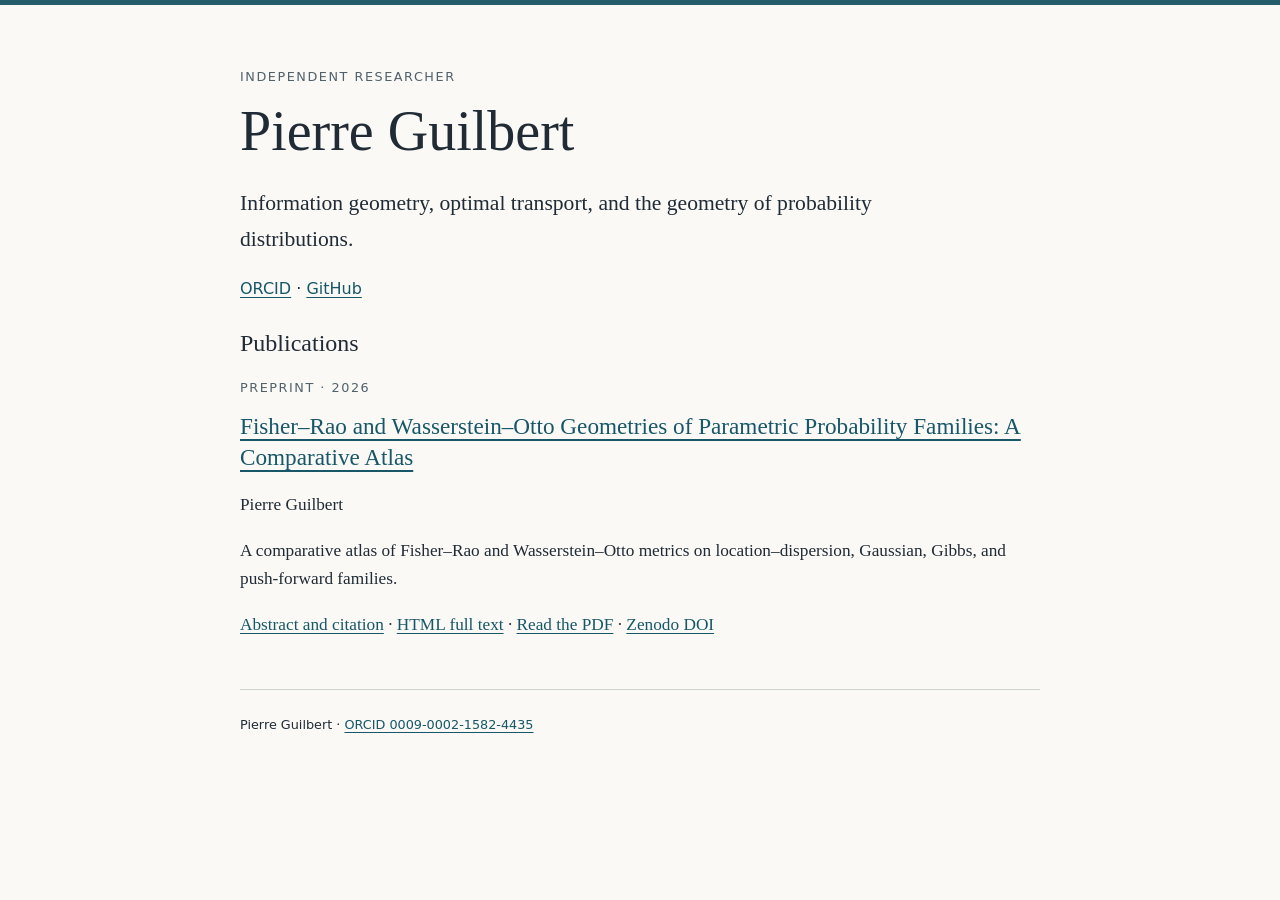
<file: docs/index.html>
<!doctype html>
<html lang="en">
<head>
  <meta charset="utf-8">
  <meta name="viewport" content="width=device-width, initial-scale=1">
  <title>Pierre Guilbert — Research</title>
  <meta name="description" content="Research by Pierre Guilbert, independent researcher in information geometry and optimal transport.">
  <link rel="canonical" href="https://pierreguilbertf.github.io/fisher-rao-wasserstein-atlas/">
  <link rel="stylesheet" href="style.css">
</head>
<body>
<a class="skip" href="#main">Skip to content</a>
<main id="main">
<p class="eyebrow">Independent researcher</p>
<h1>Pierre Guilbert</h1>
<p class="intro">Information geometry, optimal transport, and the geometry of probability distributions.</p>
<nav aria-label="Research links"><a href="https://orcid.org/0009-0002-1582-4435">ORCID</a> · <a href="https://github.com/PierreGuilbertF">GitHub</a></nav>
<h2>Publications</h2>
<article>
<p class="eyebrow">Preprint · 2026</p>
<h3><a href="papers/atlas/">Fisher–Rao and Wasserstein–Otto Geometries of Parametric Probability Families: A Comparative Atlas</a></h3>
<p>Pierre Guilbert</p>
<p>A comparative atlas of Fisher–Rao and Wasserstein–Otto metrics on location–dispersion, Gaussian, Gibbs, and push-forward families.</p>
<p><a href="papers/atlas/">Abstract and citation</a> · <a href="papers/atlas/full-text.html">HTML full text</a> · <a href="papers/atlas/paper.pdf">Read the PDF</a> · <a href="https://doi.org/10.5281/zenodo.22921933">Zenodo DOI</a></p>
</article>
</main>
<footer>Pierre Guilbert · <a href="https://orcid.org/0009-0002-1582-4435">ORCID 0009-0002-1582-4435</a></footer>
</body>
</html>
</file>
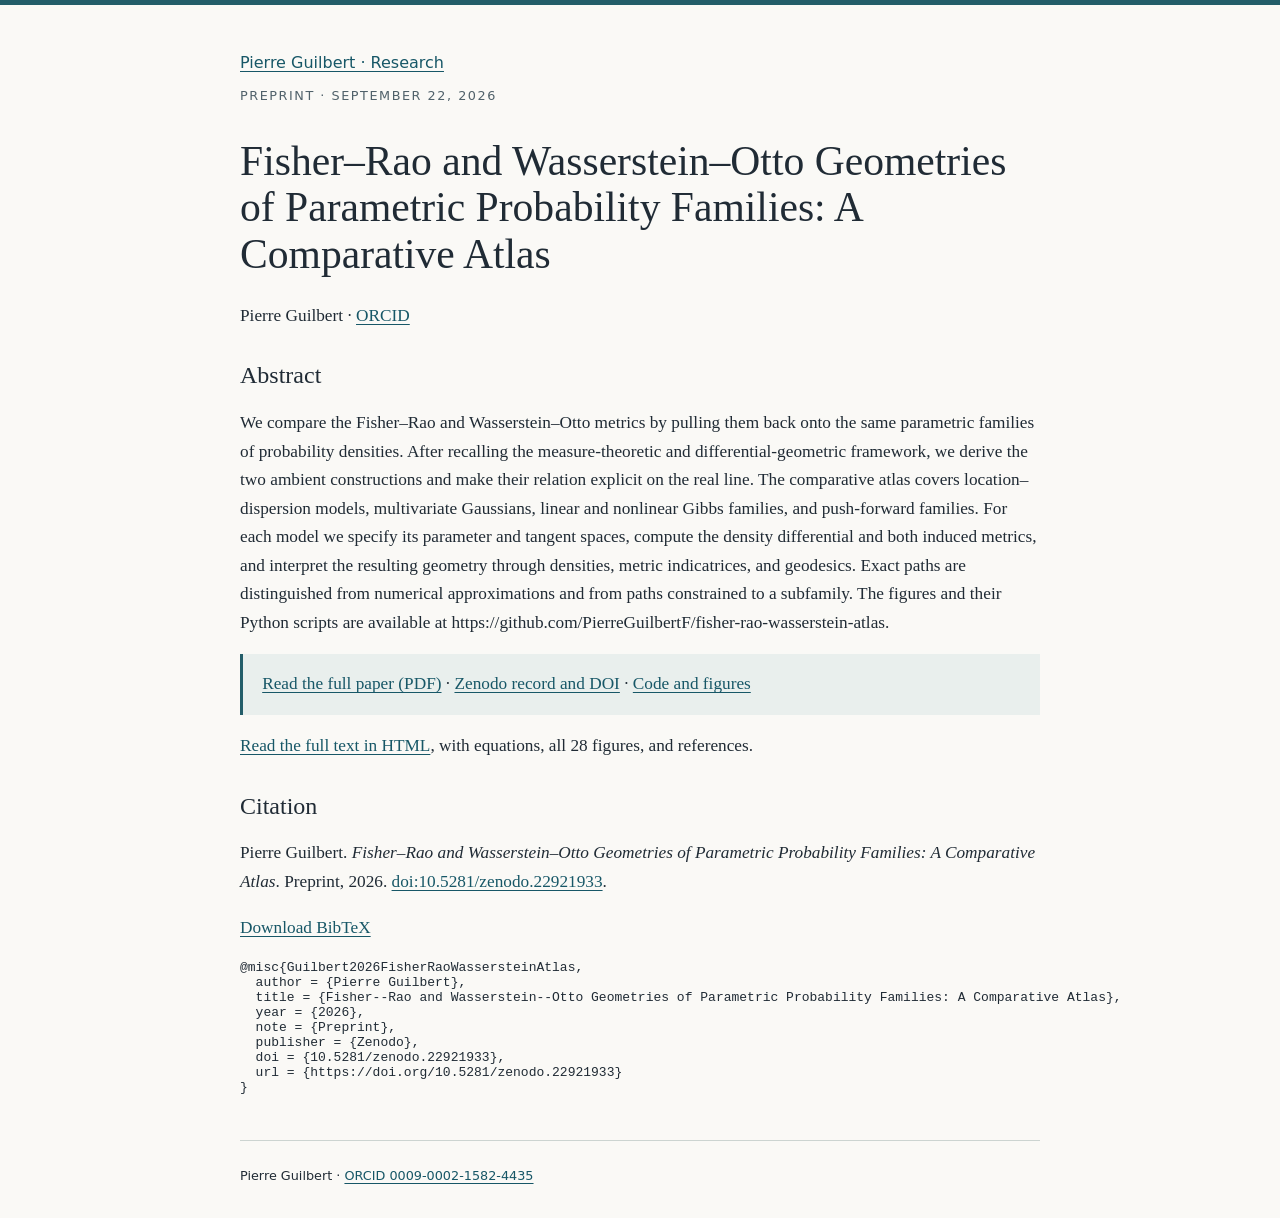
<file: docs/papers/atlas/index.html>
<!doctype html>
<html lang="en">
<head>
  <meta charset="utf-8">
  <meta name="viewport" content="width=device-width, initial-scale=1">
  <title>Fisher–Rao and Wasserstein–Otto Geometries of Parametric Probability Families: A Comparative Atlas</title>
  <meta name="description" content="We compare the Fisher–Rao and Wasserstein–Otto metrics by pulling them back onto the same parametric families of probability densities. After recalling the measure-theoretic and differential-geometric framework, we derive the two ambient constructions and make their relation explicit on the real line. The comparative atlas covers location–dispersion models, multivariate Gaussians, linear and nonlinear Gibbs families, and push-forward families. For each model we specify its parameter and tangent spaces, compute the density differential and both induced metrics, and interpret the resulting geometry through densities, metric indicatrices, and geodesics. Exact paths are distinguished from numerical approximations and from paths constrained to a subfamily. The figures and their Python scripts are available at https://github.com/PierreGuilbertF/fisher-rao-wasserstein-atlas.">
  <link rel="canonical" href="https://pierreguilbertf.github.io/fisher-rao-wasserstein-atlas/papers/atlas/">
  <link rel="stylesheet" href="../../style.css">
  <meta name="citation_title" content="Fisher–Rao and Wasserstein–Otto Geometries of Parametric Probability Families: A Comparative Atlas">
  <meta name="citation_author" content="Pierre Guilbert">
  <meta name="citation_publication_date" content="2026/09/22">
  <meta name="citation_pdf_url" content="https://pierreguilbertf.github.io/fisher-rao-wasserstein-atlas/papers/atlas/paper.pdf">
  <meta name="citation_doi" content="10.5281/zenodo.22921933">
</head>
<body>
<a class="skip" href="#main">Skip to content</a>
<main id="main">
<nav aria-label="Breadcrumb"><a href="../../">Pierre Guilbert · Research</a></nav>
<p class="eyebrow">Preprint · September 22, 2026</p>
<h1 class="paper-title">Fisher–Rao and Wasserstein–Otto Geometries of Parametric Probability Families: A Comparative Atlas</h1>
<p>Pierre Guilbert · <a href="https://orcid.org/0009-0002-1582-4435">ORCID</a></p>
<h2>Abstract</h2>
<p>We compare the Fisher–Rao and Wasserstein–Otto metrics by pulling them back onto the same parametric families of probability densities. After recalling the measure-theoretic and differential-geometric framework, we derive the two ambient constructions and make their relation explicit on the real line. The comparative atlas covers location–dispersion models, multivariate Gaussians, linear and nonlinear Gibbs families, and push-forward families. For each model we specify its parameter and tangent spaces, compute the density differential and both induced metrics, and interpret the resulting geometry through densities, metric indicatrices, and geodesics. Exact paths are distinguished from numerical approximations and from paths constrained to a subfamily. The figures and their Python scripts are available at https://github.com/PierreGuilbertF/fisher-rao-wasserstein-atlas.</p>
<p class="downloads"><a href="paper.pdf">Read the full paper (PDF)</a> · <a href="https://doi.org/10.5281/zenodo.22921933">Zenodo record and DOI</a> · <a href="https://github.com/PierreGuilbertF/fisher-rao-wasserstein-atlas">Code and figures</a></p>
<p><a href="full-text.html">Read the full text in HTML</a>, with equations, all 28 figures, and references.</p>
<h2>Citation</h2>
<p>Pierre Guilbert. <cite>Fisher–Rao and Wasserstein–Otto Geometries of Parametric Probability Families: A Comparative Atlas</cite>. Preprint, 2026. <a href="https://doi.org/10.5281/zenodo.22921933">doi:10.5281/zenodo.22921933</a>.</p>
<p><a href="citation.bib" download>Download BibTeX</a></p>
<pre><code>@misc{Guilbert2026FisherRaoWassersteinAtlas,
  author = {Pierre Guilbert},
  title = {Fisher--Rao and Wasserstein--Otto Geometries of Parametric Probability Families: A Comparative Atlas},
  year = {2026},
  note = {Preprint},
  publisher = {Zenodo},
  doi = {10.5281/zenodo.22921933},
  url = {https://doi.org/10.5281/zenodo.22921933}
}
</code></pre>
</main>
<footer>Pierre Guilbert · <a href="https://orcid.org/0009-0002-1582-4435">ORCID 0009-0002-1582-4435</a></footer>
</body>
</html>
</file>
<file: docs/style.css>
:root { color-scheme: light; font-family: Georgia, 'Times New Roman', serif; color: #202b35; background: #faf9f6; }
* { box-sizing: border-box; }
body { margin: 0; border-top: 5px solid #235d69; }
main, footer { width: min(100% - 2.5rem, 800px); margin-inline: auto; }
main { padding: 3rem 0 2rem; }
h1 { font-weight: 500; font-size: clamp(2.2rem, 5vw, 3.5rem); line-height: 1.12; margin: .5rem 0 1.5rem; }
h1.paper-title { font-size: clamp(1.8rem, 4vw, 2.6rem); margin-top: 2rem; }
h2 { font-weight: 500; font-size: 1.5rem; margin-top: 2rem; }
h3 { font-weight: 500; font-size: 1.45rem; line-height: 1.35; margin: .6rem 0; }
p { font-size: 1.08rem; line-height: 1.65; }
a { color: #175767; text-underline-offset: .2em; }
a:hover { color: #963d22; }
a:focus-visible { outline: 3px solid #963d22; outline-offset: 4px; }
.eyebrow, .byline, nav, footer { font-family: system-ui, sans-serif; }
.eyebrow { text-transform: uppercase; letter-spacing: .12em; font-size: .8rem; color: #50616a; }
.byline { font-size: .9rem; color: #50616a; }
.intro { font-size: 1.35rem; max-width: 650px; }
.downloads { padding: 1rem 1.2rem; background: #e9efed; border-left: 3px solid #235d69; }
footer { border-top: 1px solid #ccd4d1; padding: 1.5rem 0 2rem; font-size: .8rem; line-height: 1.7; }
.skip { position: absolute; top: -100px; background: white; padding: .7rem; }
.skip:focus { top: .5rem; }
@media (max-width: 540px) { main { padding-top: 1.8rem; } }
@media print { body { background: white; border: 0; } main { width: 100%; padding: 0; } footer, .skip { display: none; } }
.full-text { width: min(100% - 2.5rem, 960px); }
.full-text img { max-width: 100%; height: auto; }
.full-text figure { margin: 2rem 0; }
.full-text figcaption { font-size: .95rem; line-height: 1.6; color: #45545b; }
.full-text math[display="block"] { display: block; overflow-x: auto; padding: .8rem 0; }
.full-text table { display: block; overflow-x: auto; border-collapse: collapse; max-width: 100%; }
.full-text td, .full-text th { padding: .5rem; }
.full-text h2, .full-text h3, .full-text h4 { scroll-margin-top: 1rem; }
</file>
